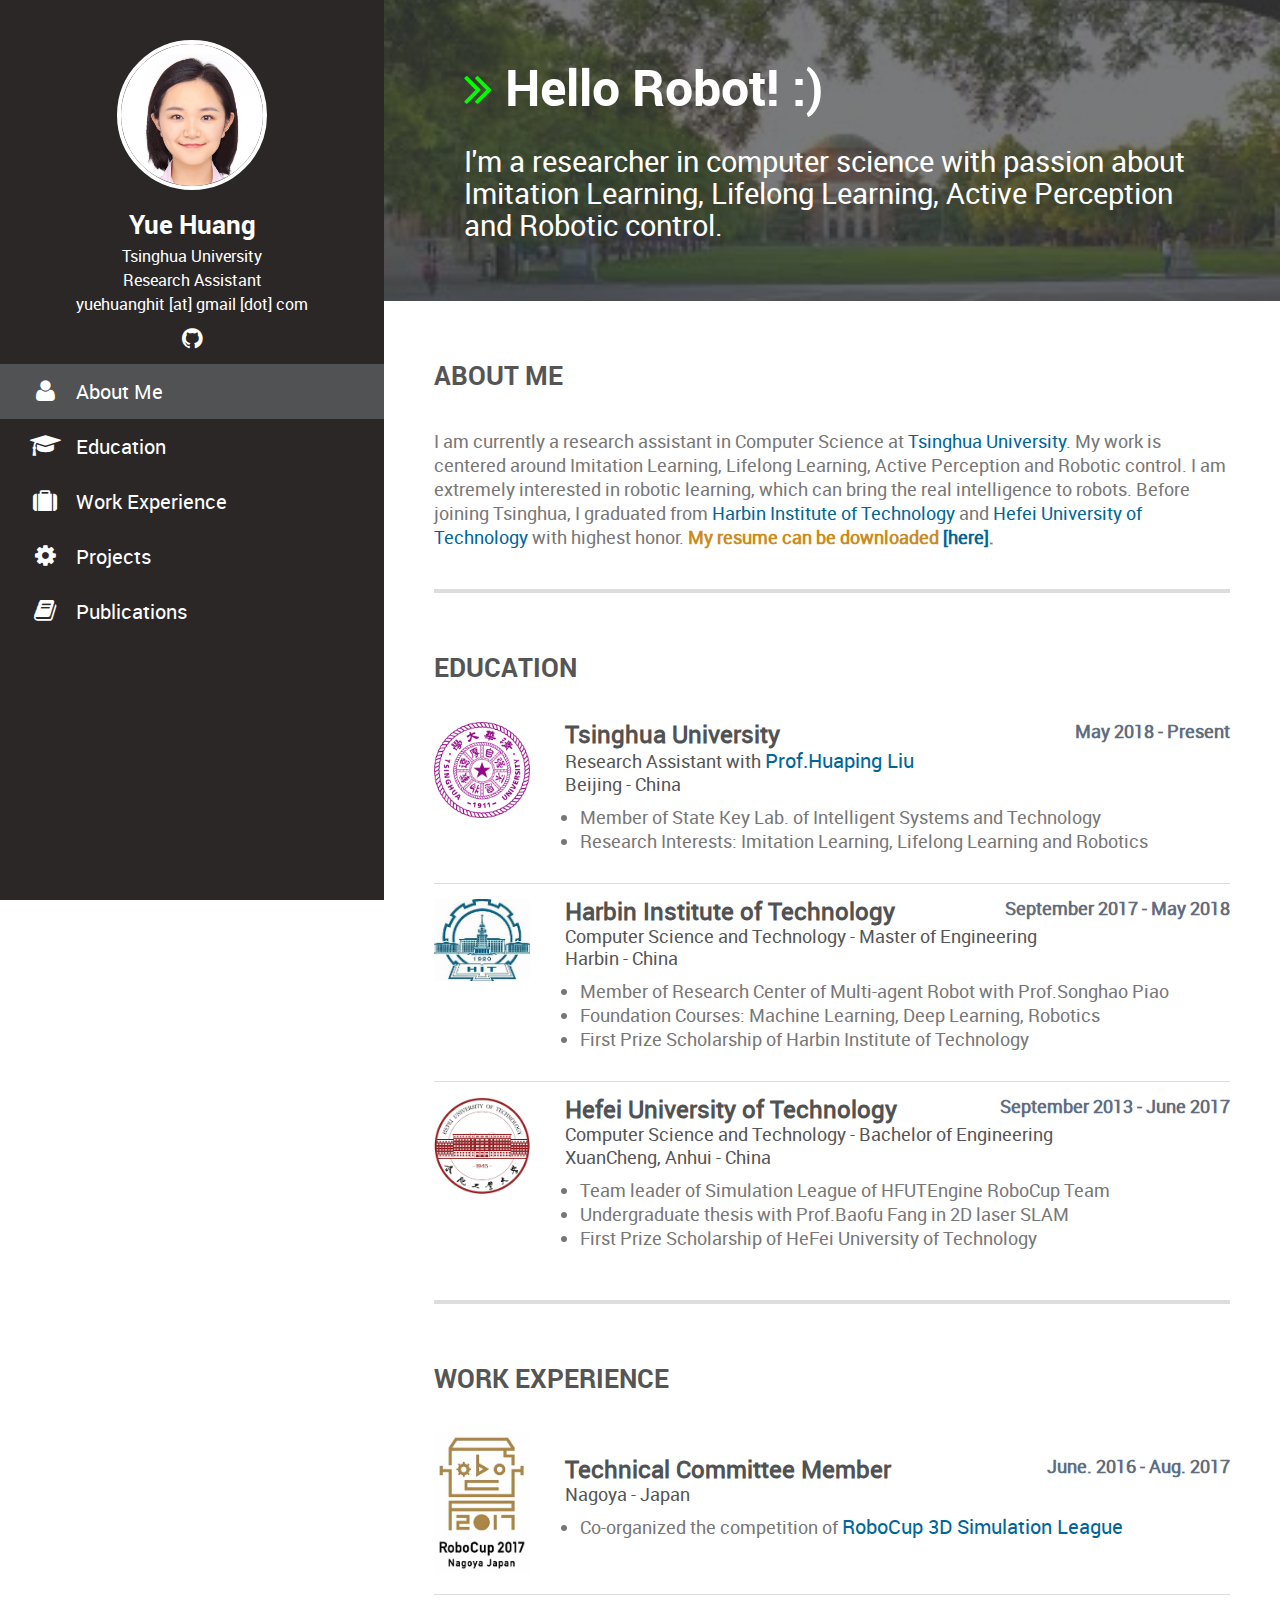
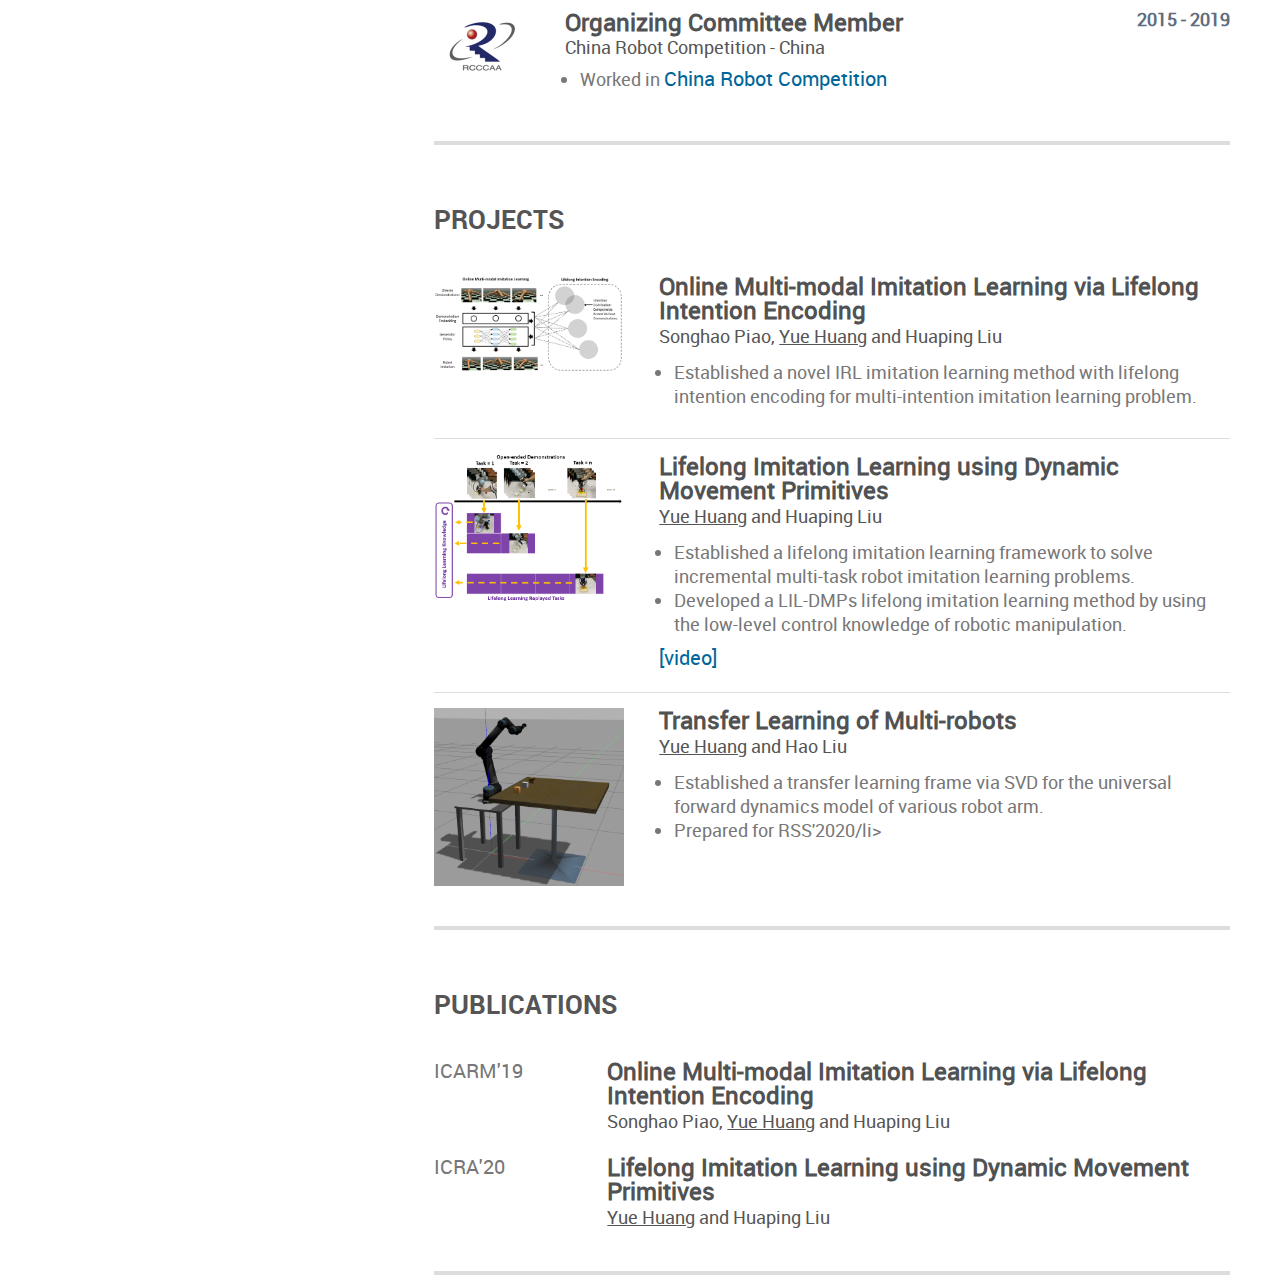
<file: index.html>
<!DOCTYPE html>
<!--[if lt IE 7]>      <html class="no-js lt-ie9 lt-ie8 lt-ie7"> <![endif]-->
<!--[if IE 7]>         <html class="no-js lt-ie9 lt-ie8"> <![endif]-->
<!--[if IE 8]>         <html class="no-js lt-ie9"> <![endif]-->
<!--[if gt IE 8]><!--> <html class="no-js"> <!--<![endif]-->
    <head>
        <meta charset="utf-8">
        <meta http-equiv="X-UA-Compatible" content="IE=edge">
        <title>Yue Huang</title>
        <meta name="description" content="">
        <!--
    	Volton Template
    	http://www.templatemo.com/tm-441-volton
        -->
        <meta name="viewport" content="width=device-width, initial-scale=1">

        <link rel="stylesheet" href="css/normalize.css">
        <link rel="stylesheet" href="css/font-awesome.css">
        <link rel="stylesheet" href="css/bootstrap.min.css">
        <link rel="stylesheet" href="css/templatemo-style.css">
        <link rel="shortcut icon" href="https://en.wikipedia.org/wiki/File:Tsinghua_University_Logo.svg">
        <script src="js/vendor/modernizr-2.6.2.min.js"></script>
    </head>
    <body>
        <!--[if lt IE 7]>
            <p class="browsehappy">You are using an <strong>outdated</strong> browser. Please <a href="http://browsehappy.com/">upgrade your browser</a> to improve your experience.</p>
        <![endif]-->

        <div class="responsive-header visible-xs visible-sm">
            <div class="container">
                <div class="row">
                    <div class="col-md-12">
                        <div class="top-section">
                            <div class="profile-image">
                                <img src="./img/yuehuang.png" alt="Yue">
                            </div>
                            <div class="profile-content">
                                <h3 class="profile-title">Yue Huang</h3>
                                <p class="profile-description">Harbin Institute of Technology</p>
                                <p class="profile-description">yuehuanghit [at] gmail [dot] com </p>
                            </div>
                        </div>
                    </div>
                </div>
                <a href="#" class="toggle-menu"><i class="fa fa-bars"></i></a>
                <div class="main-navigation responsive-menu" style="display: none;">
                    <ul class="navigation">
                        <li><a href="#about"><i class="fa fa-user fa-fw"></i>About Me</a></li>
                        <li><a href="#education"><i class="fa fa-graduation-cap fa-fw"></i>Education</a></li>
                        <li><a href="#work"><i class="fa fa-suitcase fa-fw"></i>Work Experience</a></li>
                        <li><a href="#projects"><i class="fa fa-file fa-fw"></i>Projects</a></li>
                        <li><a href="#publications"><i class="fa fa-book fa-fw"></i>Publications</a></li>
                        <!--li><a href="https://yuehuang315.github.io/LifelongImitationLearning"><i class="fa fa-book fa-fw"></i>ICRA2020</a></li>-->
                    </ul>
                </div>
            </div>
        </div>

        <!-- SIDEBAR -->
        <div class="sidebar-menu hidden-xs hidden-sm">
            <div class="top-section">
                <div class="profile-image">
                    <img src="./img/yuehuang.png" alt="Yue">
                </div>
                <h3 class="profile-title">Yue Huang</h3>
                <p class="profile-description" style="font-size:16px">Tsinghua University</p>
		<p class="profile-description" style="font-size:16px">Research Assistant</p>
                <p class="profile-description" style="font-size:16px">yuehuanghit [at] gmail [dot] com </p>
            </div> <!-- top-section -->
            <div class="social-icons">
                <ul>
                    <li><a href="https://github.com/yuehuang315" target="_blank"><i class="fa fa-github"></i></a></li>
                </ul>
            </div> <!-- .social-icons -->
            <div class="main-navigation">
                <ul class="navigation">
                    <li><a href="#about"><i class="fa fa-user fa-fw"></i>About Me</a></li>
                    <li><a href="#education"><i class="fa fa-graduation-cap fa-fw"></i>Education</a></li>
                    <li><a href="#work"><i class="fa fa-suitcase fa-fw"></i>Work Experience</a></li>
                    <li><a href="#projects"><i class="fa fa-gear fa-fw"></i>Projects</a></li>
                    <li><a href="#publications"><i class="fa fa-book fa-fw"></i>Publications</a></li>
		   <!--<li><a href="https://yuehuang315.github.io/LifelongImitationLearning" class="fa fa-book fa-fw"></i>ICRA2020</a></li>-->                     
                </ul>
            </div> <!-- .main-navigation -->
        </div> <!-- .sidebar-menu -->


        <div class="banner-bg" id="top">
            <div class="banner-overlay"><img src="img/thu.jpeg" alt=""></div>
            <div class="welcome-text">
                <h2><i class="fa fa-angle-double-right"></i> Hello Robot! :)</h2>
                <h5>I'm a researcher in computer science with passion about Imitation Learning, Lifelong Learning, Active Perception and Robotic control.</h5>
            </div>
        </div>

        <!-- MAIN CONTENT -->
        <div class="main-content">
            <div class="fluid-container">

                <div class="content-wrapper">

                    <!-- ABOUT -->
                    <div class="page-section" id="about">
                    <div class="row">
                        <div class="col-md-12">
                            <h4 class="widget-title">About Me</h4>
                            <p style="font-size:18px">I am currently a research assistant in Computer Science at <a href="https://www.tsinghua.edu.cn/publish/thu2018en/index.html">Tsinghua University</a>.
                                My work is centered around Imitation Learning, Lifelong Learning, Active Perception and Robotic control. I am extremely interested in robotic learning, which can bring the real intelligence to robots.
                                Before joining Tsinghua, I graduated from 
                                <a href="http://en.hit.edu.cn/">Harbin Institute of Technology</a> and 
                                <a href="http://xc.hfut.edu.cn/">Hefei University of Technology</a> with highest honor.
                                <b><font color="#cb8c1e">My resume can be downloaded</font> <a href="./pdf/yuehuang_cv_1014.pdf">[here]</a>.</b>
                            </p>
                            <hr>
                        </div>
                    </div> <!-- #about -->
                    </div>


                    <!-- EDUCATION -->
                    <div class="page-section" id="education">
                            <div class="row">
                                <div class="col-md-12">
                                    <h4 class="widget-title">Education</h4>
                                    <ul>
                                        <li>
                                            <div class="life-item" style="align-items: center;">
                                                <div class="life-item-img" style="width: 13%; float: left;">
                                                    <img src="./img/270px-Tsinghua_University_Logo.svg.png">
                                                </div>
                                                <div class="life-item-content">
                                                    <h5><b><span class="blue-grey">May 2018 - Present</span></b></h5>
                                                    <b class="project-title">Tsinghua University</b>
                                                    <br><h5 >Research Assistant with <a href="https://sites.google.com/site/thuliuhuaping/">Prof.Huaping Liu</a></h5>
                                                    <h5 class="extra-space-loc">Beijing - China</h5>
                                                    <ul>
                                                        <li>Member of State Key Lab. of Intelligent Systems and Technology</li>
                                                        <li>Research Interests: Imitation Learning, Lifelong Learning and Robotics</li>
<!--                                                         <li>Professional Courses: Digital Image Processing, Machine Learning, Deep Learning, Robotics</li>
                                                        <li>Foundation Courses: Algorithm Design and Analysis, Matrix Analysis, Numerical Analysis</li> -->
                                                    </ul>
                                                </div>
                                            </div>
                                        </li>
                                        <div class="li-separator"></div>
                                        <li>
                                            <div class="life-item" style="align-items: center;">
                                                <div class="life-item-img" style="width: 13%; float: left;">
                                                    <img src="./img/HIT.jpeg">
                                                </div>
                                                <div class="life-item-content">
                                                    <h5><b><span class="blue-grey">September 2017 - May 2018</span></b></h5>
                                                    <b class="project-title">Harbin Institute of Technology</b>
                                                    <br><h5>Computer Science and Technology - Master of Engineering</h5>
                                                    <h5 class="extra-space-loc">Harbin - China</h5>
                                                    <ul>
                                                        <li>Member of Research Center of Multi-agent Robot with Prof.Songhao Piao</a></li>
                                                         <li>Foundation Courses: Machine Learning, Deep Learning, Robotics</li>
<!--                                                        <li>Foundation Courses: Algorithm Design and Analysis, Matrix Analysis, Numerical Analysis</li> -->
                                                        <li>First Prize Scholarship of Harbin Institute of Technology</li>
                                                    </ul>
                                                </div>
                                            </div>
                                        </li>
                                        <div class="li-separator"></div>
                                        <li>
                                            <div class="life-item" style="align-items: center;">
                                                <div class="life-item-img" style="width: 13%; float: left;">
                                                    <img src="./img/hfut_logo.png">
                                                </div>
                                                <div class="life-item-content">
                                                    <h5><b><span class="blue-grey">September 2013 - June 2017</span></b></h5>
                                                    <b class="project-title">Hefei University of Technology</b>
                                                    <h5>Computer Science and Technology - Bachelor of Engineering</h5>
                                                    <h5 class="extra-space-loc">XuanCheng, Anhui - China</h5>
                                                    <ul>
                                                        <li>Team leader of Simulation League of HFUTEngine RoboCup Team</li>
                                                        <li>Undergraduate thesis with Prof.Baofu Fang in 2D laser SLAM </li>
                                                        <li>First Prize Scholarship of HeFei University of Technology</li>
                                                    </ul>
                                                </div>
                                            </div>
                                        </li>
                                    </ul>
                                    <hr>
                                </div>
                            </div> <!-- #EDUCATION -->
                        </div>

                    <!-- WORK -->
                    <div class="page-section" id="work">
                            <div class="row">
                                <div class="col-md-12">
                                    <h4 class="widget-title">Work Experience</h4>
                                    <ul>
                                        <li>
                                            <div class="life-item" style="align-items: center;">
                                                <div class="life-item-img" style="width: 13%; float: left;">
                                                    <img src="./img/robocup2017.jpeg">
                                                </div>
                                                <div class="life-item-content">
                                                    <h5><b><span class="blue-grey">June. 2016 - Aug. 2017</span></b></h5>
                                                    <b class="project-title">Technical Committee Member</b>
                                                    <h5>Nagoya - Japan</h5>
                                                    <ul>
                                                    	<li>Co-organized the competition of <a href="https://www.robocup.org/leagues/25">RoboCup 3D Simulation League</a> </li>
                                                    </ul>
                                                </div>
                                            </div>
                                        </li>
                                        <div class="li-separator"></div>
                                        <li>
                                            <div class="life-item" style="align-items: center;">
                                                <div class="life-item-img" style="width: 13%; float: left;">
                                                    <p align="center">
                                                    <img src="./img/CRC.png">
                                                    </p>
                                                </div>
                                                <div class="life-item-content">
                                                    <h5><b><span class="blue-grey">2015 - 2019</span></b></h5>
                                                    <b class="project-title">Organizing Committee Member</b>
                                                    <h5> China Robot Competition - China</h5>
                                                    <ul>
                                                        <li>Worked in <a href="http://crc.drct-caa.org.cn/">China Robot Competition</a></li>
                                                    </ul>
                                                </div>
                                            </div>
                                        </li>
                                    </ul>
                                    <hr>
                                </div>
                            </div> <!-- #WORK -->
					</div>

                    <!-- PROJECTS -->
                    <div class="page-section" id="projects">
                            <div class="row">
                                <div class="col-md-12">
                                    <h4 class="widget-title">Projects</h4>
                                    <ul>
                                        <li>
                                            <div class="life-item">
                                                <div class="life-item-pub-img" style="width: 30%; float: left;">
                                                    <img src="./img/ARM.png" align="top" style="max-width: 100%">
                                                </div>
                                                <div class="life-item-content">
                                                    <b class="project-title">Online Multi-modal Imitation Learning via Lifelong Intention Encoding</b>
                                                    <h5 class="life-item-title">Songhao Piao, <u>Yue Huang</u> and Huaping Liu</h5>
                                                    <br>
                                                    <ul>
                                                        <li>Established a novel IRL imitation learning method with lifelong intention encoding for multi-intention imitation learning problem.</li>
                                                    </ul>
                                                    <!-- <a href="./pdf/2019_IROS_Omni_FFT.pdf" target="_blank">[IROS'19]</a> -->
                                                </div>
                                            </div>
                                        </li>
                                        <div class="li-separator"></div>
                                        <li>
                                            <div class="life-item">
                                                <div class="life-item-pub-img" style="width: 30%; float: left;">
                                                    <img src="./img/lifelong_pic1.png" align="top" style="max-width: 100%">
                                                </div>
                                                <div class="life-item-content">
                                                    <b class="project-title">Lifelong Imitation Learning using Dynamic Movement Primitives</b>
                                                    <br>
                                                    <h5 class="life-item-title"><u>Yue Huang</u> and Huaping Liu</h5>
                                                    <br>
                                                    <ul>
                                                        <li>Established a lifelong imitation learning framework to solve incremental multi-task robot imitation learning problems.</li>
                                                        <li>Developed a LIL-DMPs lifelong imitation learning method by using the low-level control knowledge of robotic manipulation.</li>
                                                    </ul>
                                                    <!-- <a href="https://arxiv.org/abs/1905.09441" target="_blank">[paper]</a> -->
                                                    <a href="https://youtu.be/-LdyWwnYYrY" target="_blank">[video]</a>
                                                </div>
                                            </div>
                                        </li>
                                        <div class="li-separator"></div>
                                        <li>
                                            <div class="life-item">
                                                <div class="life-item-pub-img" style="width: 30%; float: left;">
                                                    <img src="./img/ur5_cubes.png" align="top" style="max-width: 100%">
                                                </div>
                                                <div class="life-item-content">
                                                    <b class="project-title">Transfer Learning of Multi-robots</b>
                                                    <br>
                                                    <h5 class="life-item-title"><u>Yue Huang</u> and Hao Liu</h5>
                                                    <br>
                                                    <ul>
                                                        <li>Established a transfer learning frame via SVD for the universal forward dynamics model of various robot arm.</li>
							 <li>Prepared for RSS'2020/li>
                                                    </ul>
                                                    <!--<a href="https://github.com/yuehuang315/TransferLearning" target="_blank">[code]</a>-->
                                                </div>
                                            </div>
                                        </li>
                                    </ul>
                                    <hr>
                                </div>
                            </div> <!-- #projects -->
                    </div>

                    <!-- Publications -->
                    <div class="page-section" id="publications">
                            <div class="row">
                                <div class="col-md-12">
                                    <h4 class="widget-title">Publications</h4>
                                    <ul>
                                        <li>
                                            <div class="life-item">
                                				<div style="width: 20%; float: left; font-size: 20px">
		    										ICARM'19
		    									</div>
                                                <div class="life-item-content">
                                                    <b class="project-title">Online Multi-modal Imitation Learning via Lifelong Intention Encoding</b>
                                                    <br>
                                                    <h5 class="life-item-title">Songhao Piao, <u>Yue Huang</u> and Huaping Liu</h5>
                                                    <br>
                                                    <!-- <a href="./pdf/2019_IROS_Omni_FFT.pdf" target="_blank">[pdf]</a> -->
                                                </div>
                                            </div>
                                        </li>
                                        <li>
                                            <div class="life-item">
                                				<div style="width: 20%; float: left; font-size: 20px">
		    										ICRA'20
		    									</div>
                                                <div class="life-item-content">
                                                    <b class="project-title">Lifelong Imitation Learning using Dynamic Movement Primitives</b>
                                                    <br>
                                                    <h5 class="life-item-title"><u>Yue Huang</u> and Huaping Liu</h5>
                                                    <br>
                                                    <!-- <a href="https://arxiv.org/abs/1905.09441" target="_blank">[pdf]</a> -->
                                                    <!-- <a href="https://www.youtube.com/watch?v=z-sCkKaLyUg" target="_blank">[video]</a>-->
                                                </div>
                                            </div>
                                        </li>
                                    </ul>
                                    <hr>
                                </div>
                            </div> <!-- #Publications -->
					</div>

                </div>

            </div>
        </div>

        <script src="js/vendor/jquery-1.10.2.min.js"></script>
        <script src="js/min/plugins.min.js"></script>
        <script src="js/min/main.min.js"></script>

    </body>
</html>
</file>
<file: css/templatemo-style.css>
/*

Volton Template

http://www.templatemo.com/tm-441-volton

*/

@font-face {
  font-family: 'robotolight';
  src: url("../fonts/Roboto-Light-webfont.eot");
  src: url("../fonts/Roboto-Light-webfont.eot?#iefix") format("embedded-opentype"), url("../fonts/Roboto-Light-webfont.woff") format("woff"), url("../fonts/Roboto-Light-webfont.ttf") format("truetype"), url("../fonts/Roboto-Light-webfont.svg#robotolight") format("svg");
  font-weight: normal;
  font-style: normal;
}
@font-face {
  font-family: 'robotoregular';
  src: url("../fonts/Roboto-Regular-webfont.eot");
  src: url("../fonts/Roboto-Regular-webfont.eot?#iefix") format("embedded-opentype"), url("../fonts/Roboto-Regular-webfont.woff") format("woff"), url("../fonts/Roboto-Regular-webfont.ttf") format("truetype"), url("../fonts/Roboto-Regular-webfont.svg#robotoregular") format("svg");
  font-weight: normal;
  font-style: normal;
}
@font-face {
  font-family: 'robotobold';
  src: url("../fonts/Roboto-Bold-webfont.eot");
  src: url("../fonts/Roboto-Bold-webfont.eot?#iefix") format("embedded-opentype"), url("../fonts/Roboto-Bold-webfont.woff") format("woff"), url("../fonts/Roboto-Bold-webfont.ttf") format("truetype"), url("../fonts/Roboto-Bold-webfont.svg#robotobold") format("svg");
  font-weight: normal;
  font-style: normal;
}
/*---------------------------------------------------------
 1. Reset
-------------------------------------------------------- */
html, body, div, span, applet, object, iframe, h1, h2, h3, h4, h5, h6, p, blockquote, pre, a, abbr, acronym, address, big, cite, code, del, dfn, em, img, ins, kbd, q, s, samp, small, strike, strong, sub, sup, tt, var, b, u, i, center, dl, dt, dd, ol, ul, li, fieldset, form, label, legend, table, caption, tbody, tfoot, thead, tr, th, td, article, aside, canvas, details, embed, figure, figcaption, footer, header, hgroup, menu, nav, output, ruby, section, summary, time, mark, audio, video {
  margin: 0;
  padding: 0;
  border: 0;
  font-size: 100%;
  vertical-align: baseline;
}

.blue {
	color: #06C;
}

.green {
	color: #090;
}

.blue-grey {
  color: #5f6d7e;
}

main {
  display: block;
}

body {
  line-height: 1;
}

ol,
ul {
  list-style: none;
}

blockquote,
q {
  quotes: none;
}

blockquote:before,
blockquote:after {
  content: '';
  content: none;
}

table {
  border-collapse: collapse;
  border-spacing: 0;
}

html {
  font-size: 100%;
  -webkit-text-size-adjust: 100%;
  -ms-text-size-adjust: 100%;
}

a:focus {
  outline: none;
}

article,
aside,
details,
figcaption,
figure,
footer,
header,
hgroup,
nav,
section {
  display: block;
}

audio,
canvas,
video {
  display: inline-block;
  *display: inline;
  *zoom: 1;
}

audio:not([controls]) {
  display: none;
}

sub,
sup {
  line-height: 0;
  position: relative;
  vertical-align: baseline;
}

sup {
  top: -.5em;
}

sub {
  bottom: -.25em;
}

img {
  border: 0;
  -ms-interpolation-mode: bicubic;
}

button,
input,
select,
textarea {
  font-size: 100%;
  margin: 0;
  vertical-align: baseline;
  *vertical-align: middle;
}

button,
input {
  line-height: normal;
  *overflow: visible;
}

button::-moz-focus-inner,
input::-moz-focus-inner {
  border: 0;
  padding: 0;
}

button,
input[type="button"],
input[type="reset"],
input[type="submit"] {
  cursor: pointer;
  -webkit-appearance: button;
}

input[type="search"] {
  -webkit-appearance: textfield;
}

input[type="search"]:-webkit-search-decoration {
  -webkit-appearance: none;
}

textarea {
  overflow: auto;
  vertical-align: top;
}

/*---------------------------------------------------------
 2. Basic Style
-------------------------------------------------------- */
b.project-title {
  color: #515253;
}

body {
  font-size: 14px;
  line-height: 24px;
  color: #777777;
  font-family: 'robotoregular';
  overflow-x: hidden;
}

a {
  color: #006699;
  -webkit-transition: all 150ms ease-in-out;
  -moz-transition: all 150ms ease-in-out;
  -ms-transition: all 150ms ease-in-out;
  -o-transition: all 150ms ease-in-out;
  transition: all 150ms ease-in-out;
  text-decoration: none !important;
}
a:hover {
  color: #555555;
}

h1, h2, h3, h4, h5 {
  color: #555555;
}

::-webkit-input-placeholder {
  color: #999999;
}

:-moz-placeholder {
  /* Firefox 18- */
  color: #999999;
}

::-moz-placeholder {
  /* Firefox 19+ */
  color: #999999;
}

:-ms-input-placeholder {
  color: #999999;
}

.main-content,
.banner-bg {
  float: right;
  width: 77%;
}
.banner-bg .fa-angle-double-right {
  color: #00ff00;
}
@media screen and (max-width: 1290px) {
  .main-content,
  .banner-bg {
    width: 70%;
  }
}
@media screen and (max-width: 992px) {
  .main-content,
  .banner-bg {
    width: 100%;
  }
}

.content-wrapper {
  padding: 0 50px 0 50px;
}
@media screen and (max-width: 992px) {
  .content-wrapper {
    padding: 0 30px;
  }
}

h4.widget-title {
  font-size: 26px;
  font-family: 'robotobold';
  text-transform: uppercase;
  margin-bottom: 40px;
}

hr {
  position: relative;
  outline: 0;
  border: 0;
  width: 100%;
  height: 4px;
  background: #dddddd;
  margin-top: 40px;
  margin-bottom: 0;
}

.page-section {
  padding-top: 60px;
}

/*---------------------------------------------------------
 3. Header
-------------------------------------------------------- */
.sidebar-menu {
  float: left;
  width: 23%;
  height: 100%;
  position: fixed;
  background-color: #2B2727;
  color: white;
  overflow-y: auto;
}
@media screen and (max-width: 1290px) {
  .sidebar-menu {
    overflow-y: auto;
    width: 30%;
  }
}

.top-section {
  padding: 40px;
  padding-bottom: 10px;
  text-align: center;
}

.profile-image {
  width: 150px;
  height: 150px;
  border: 4px solid white;
  -webkit-border-radius: 75px;
  border-radius: 75px;
  overflow: hidden;
  margin-bottom: 20px;
  margin-left: auto;
  margin-right: auto;
}
.profile-image img {
  width: 100%;
}

h3.profile-title {
  margin-bottom: 5px;
  color: white;
  font-size: 26px;
  font-family: 'robotobold';
}

.main-navigation {
  margin: 10px 0;
}
.main-navigation li {
  display: block;
}
.main-navigation li a {
  padding: 15px;
  padding-right: 0px;
  padding-left: 30px;
  display: block;
  color: white;
  font-size: 20px;
}
.main-navigation li a i {
  margin-right: 15px;
  font-size: 24px;
}
.main-navigation li a:hover {
  background: #585A5C;
}
.main-navigation li a.active {
  background: #515253;
}
.main-navigation li a.active:hover {
  background: #7B7C7E;
}

.social-icons {
  display: block;
  padding: 0px 40px;
  text-align: center;
}
.social-icons li {
  display: inline-block;
}
.social-icons a {
  font-size: 24px;
  color: white;
}
.social-icons a:hover {
  color: #CCCECF;
}

.ai-google-scholar {
  -webkit-text-stroke: 0.5px;
}

.ai-arxiv {
  -webkit-text-stroke: 0.5px;
}

.container {
  padding-left: 0px;
  padding-right: 0px;
  width: 100%;
}

.responsive-header {
  background: #5f6d7e;
  text-align: center;
}
@media screen and (max-width: 992px) {
  .responsive-header .main-navigation {
    margin-top: 10px;
    display: none;
  }
}
@media screen and (max-width: 992px) {
  .responsive-header p {
    color: white;
  }
}
@media screen and (max-width: 992px) {
  .responsive-header .profile-image {
    float: left;
    width: 100px;
    height: 100px;
    -webkit-border-radius: 50px;
    border-radius: 50px;
    overflow: hidden;
    margin-right: 30px;
  }
  .responsive-header .profile-content {
    text-align: left;
    margin-top: 5px;
    overflow: hidden;
  }
  .responsive-header .social-icons {
    text-align: left;
    padding: 0px;
  }
}

@media screen and (max-width: 992px) {
  .top-section {
    padding-bottom: 0;
  }
}

@media screen and (max-width: 992px) {
  .main-navigation a {
    padding: 10px;
  }
  .main-navigation a.active {
    background: #5f6d7e !important;
  }
  .main-navigation a:hover {
    background: #5f6d7e !important;
  }
}

.toggle-menu {
  width: 100%;
  display: block;
  padding: 20px;
  margin-top: 30px;
  background: #6cc0f7;
  color: white;
  font-size: 18px;
}
.toggle-menu:hover {
  color: white;
}

/*---------------------------------------------------------
 4. Main Content
-------------------------------------------------------- */
/*------ link underlines ------*/
/*.stanford-red-underline {
  text-decoration: none;
  display: inline-table;
  color: inherit;
}

.stanford-red-underline:hover {
  background-color: rgba(200, 21, 21, 0.3);
}

.stanford-red-underline:after {
  content: "";
  border-bottom: 0.1em solid rgb(200, 21, 21);
  display: table-caption;
  caption-side: bottom;
  position: relative;
  margin-top:-0.05em;
}

.ai-blue-underline {
  text-decoration: none;
  display: inline-table;
  color: inherit;
}

.ai-blue-underline:hover {
  background-color: rgba(21, 162, 214, 0.3);
}

.ai-blue-underline:after {
  content: "";
  border-bottom: 0.1em solid rgb(21, 162, 214);
  display: table-caption;
  caption-side: bottom;
  position: relative;
  margin-top:-0.05em;
}

.uoft-blue-underline {
  text-decoration: none;
  display: inline-table;
  color: inherit;
}

.uoft-blue-underline:hover {
  background-color: rgba(4, 48, 150, 0.1);
}

.uoft-blue-underline:after {
  content: "";
  border-bottom: 0.15em solid rgb(4, 48, 150);
  display: table-caption;
  caption-side: bottom;
  position: relative;
  margin-top:-0.25em;
}

.amazon-orange-underline {
  text-decoration: none;
  display: inline-table;
  color: inherit;
}

.amazon-orange-underline:hover {
  background-color: rgba(248, 152, 29, 0.15);
}

.amazon-orange-underline:after {
  content: "";
  border-bottom: 0.15em solid rgb(248, 152, 29);
  display: table-caption;
  caption-side: bottom;
  position: relative;
  margin-top:-0.25em;
}

.eth-blue-underline {
  text-decoration: none;
  display: inline-table;
  color: inherit;
}

.eth-blue-underline:hover {
  background-color: rgba(31, 117, 254, 0.1);
}

.eth-blue-underline:after {
  content: "";
  border-bottom: 0.15em solid rgb(31, 117, 254);
  display: table-caption;
  caption-side: bottom;
  position: relative;
  margin-top:-0.25em;
}*/

/*------ banner ------ */
.banner-bg {
  padding: 60px 80px;
  position: relative;
  background: black;
  background-repeat: no-repeat;
  background-position: center;
  background-size: cover;
  z-index: 2;
}

.banner-overlay {
  position: absolute;
  width: 100%;
  height: 100%;
  background: rgba(204, 209, 214, 0.3);
  top: 0;
  left: 0;
  z-index: 3;
}

.banner-overlay img {
  height: 100%;
  opacity: 0.3;
  object-fit: cover;
  width: 100%;
  height:100%;
}

.welcome-text {
  position: relative;
  z-index: 4;
}
.welcome-text h2 {
  font-size: 50px;
  font-family: 'robotobold';
  color: white;
  margin-bottom: 30px;
}
.welcome-text h5 {
  font-size: 29px;
  color: white;
}

.welcome-text a {
  color: white;
}

/*------ about us ------ */
.about-image {
  overflow: hidden;
  border: 4px solid #dddddd;
  margin-bottom: 40px;
}
.about-image img {
  width: 100%;
  display: block;
}

/*----- life item ---- */
.life-item {
  margin-bottom: 20px;

  display: flex;
  align-items: flex-start;
}

.life-item-img {
  width: 75px;
  float: left;
  align-self: flex-start;
}

.life-item-img img {
  max-width: 100%;
  display: block;
}

.life-item-pub-img {
  width: 160px;
  float: left;
  align-self: flex-start;
}

.life-item-pub-img img {
  max-width: 100%;
  display: block;
}

.life-item-content {
  width: 90%;
  margin-left: 35px;
  display: inline-block;
}

.life-item-content span {
  float: right;
}

.life-item-content p {
  word-wrap: break-word;
}

.life-item-content ul {
  margin-left: 15px;
  margin-top: 10px;
  margin-bottom: 10px;
  list-style: disc;
  font-size: 18px;
}

.life-item-content table {
  width: 100%;
  margin-top: 8px;
}

.life-item-content td {
  vertical-align: middle;
  text-align: center;
}

.life-item-content img {
  max-height: 100px;
  max-width: 100%;
}

.life-item-content h5 {
  font-size: 18px
}

.life-item-content a {
  font-size: 20px
}

.life-item-title {
  display: inline-block;
  font-size: 26px
}

.extra-space-loc {
  padding-top: 3px;
}

.li-separator {
  border-bottom: 1px #dddddd solid;
  margin: 15px 0% 15px 0px;
}

/*------ projects ------ */
.projects-holder {
  margin-right: 0;
  margin-left: 0;
  margin-top: 40px;
}
.projects-holder .col-md-4,
.projects-holder .col-md-4 {
  padding-right: 1px;
  padding-left: 1px;
}

.project-item {
  width: 100%;
  margin-bottom: 2px;
  overflow: hidden;
  position: relative;
}
.project-item img {
  width: 100%;
  display: block;
}
.project-item:hover .project-hover {
  top: 0;
  opacity: 1;
  visibility: visible;
}

.project-hover {
  position: absolute;
  width: 100%;
  height: 100%;
  top: 40px;
  left: 0;
  background: rgba(0, 0, 0, 0.9);
  opacity: 0;
  visibility: 0;
  -webkit-transition: all 200ms linear;
  -moz-transition: all 200ms linear;
  -ms-transition: all 200ms linear;
  -o-transition: all 200ms linear;
  transition: all 200ms linear;
}
.project-hover .inside {
  position: absolute;
  width: 100%;
  left: 0;
  bottom: 0;
  padding: 30px;
}
.project-hover h5 {
  font-size: 16px;
  margin-bottom: 15px;
}
.project-hover h5 a {
  color: white;
}
.project-hover p {
  color: white;
  font-size: 13px;
  line-height: 20px;
}

.project-title {
  display: inline-block;
  font-size: 24px;
}

.project-author {
  display: inline-block;
  font-size: 15px
}

/*------ contact ------ */
.contact-form {
  margin-top: 40px;
}
.contact-form input, .contact-form textarea {
  width: 100%;
  outline: 0;
  border: 1px solid #aaaaaa;
  padding: 12px;
  color: #999999;
  margin-bottom: 30px;
}
.contact-form input:focus, .contact-form textarea:focus {
  outline: 0;
}
.contact-form .button {
  width: auto;
  background: #5f6d7e;
  color: white;
  text-transform: uppercase;
  border: 0;
}

/*---------------------------------------------------------
 5. Footer
-------------------------------------------------------- */
#footer p.copyright-text {
  margin: 40px 0;
  font-size: 13px;
}
#footer p.copyright-text a {
  color: #5f6d7e;
}
#footer p.copyright-text a:hover {
  color: #6cc0f7;
}
</file>
